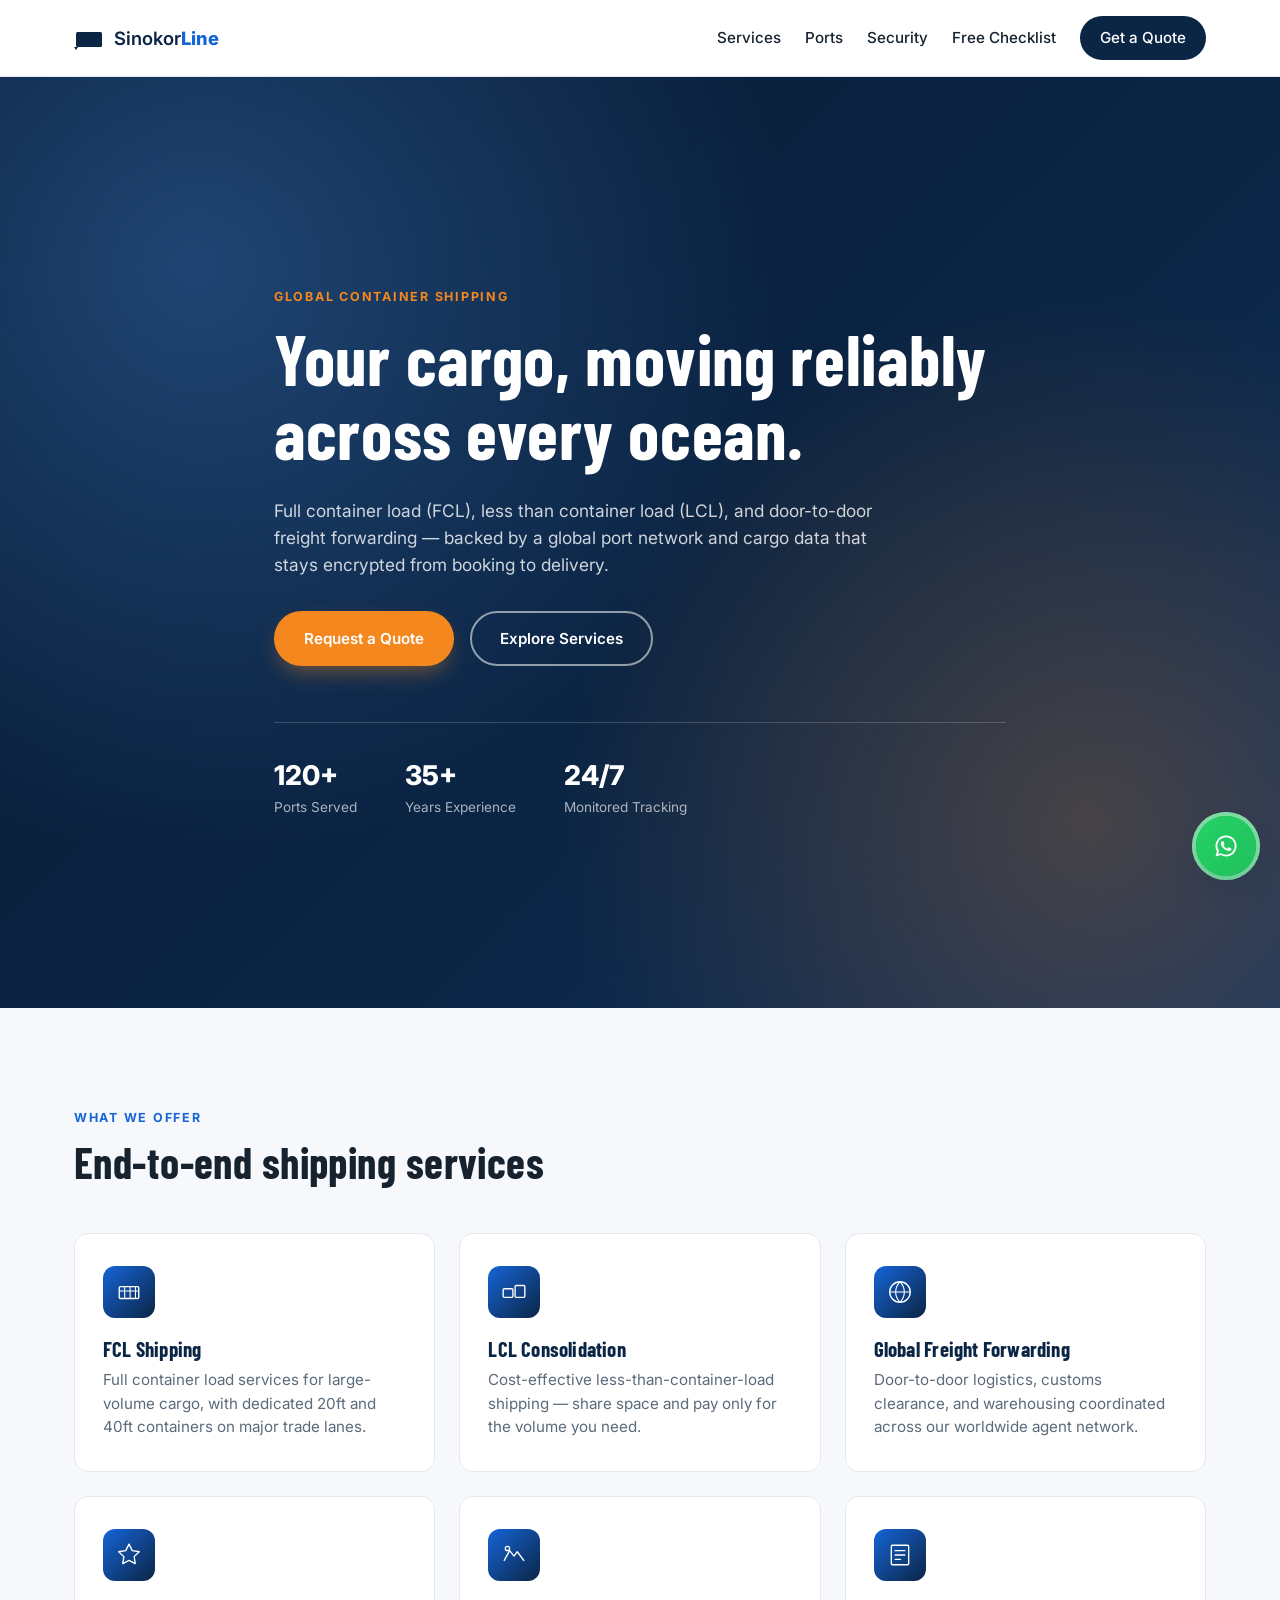
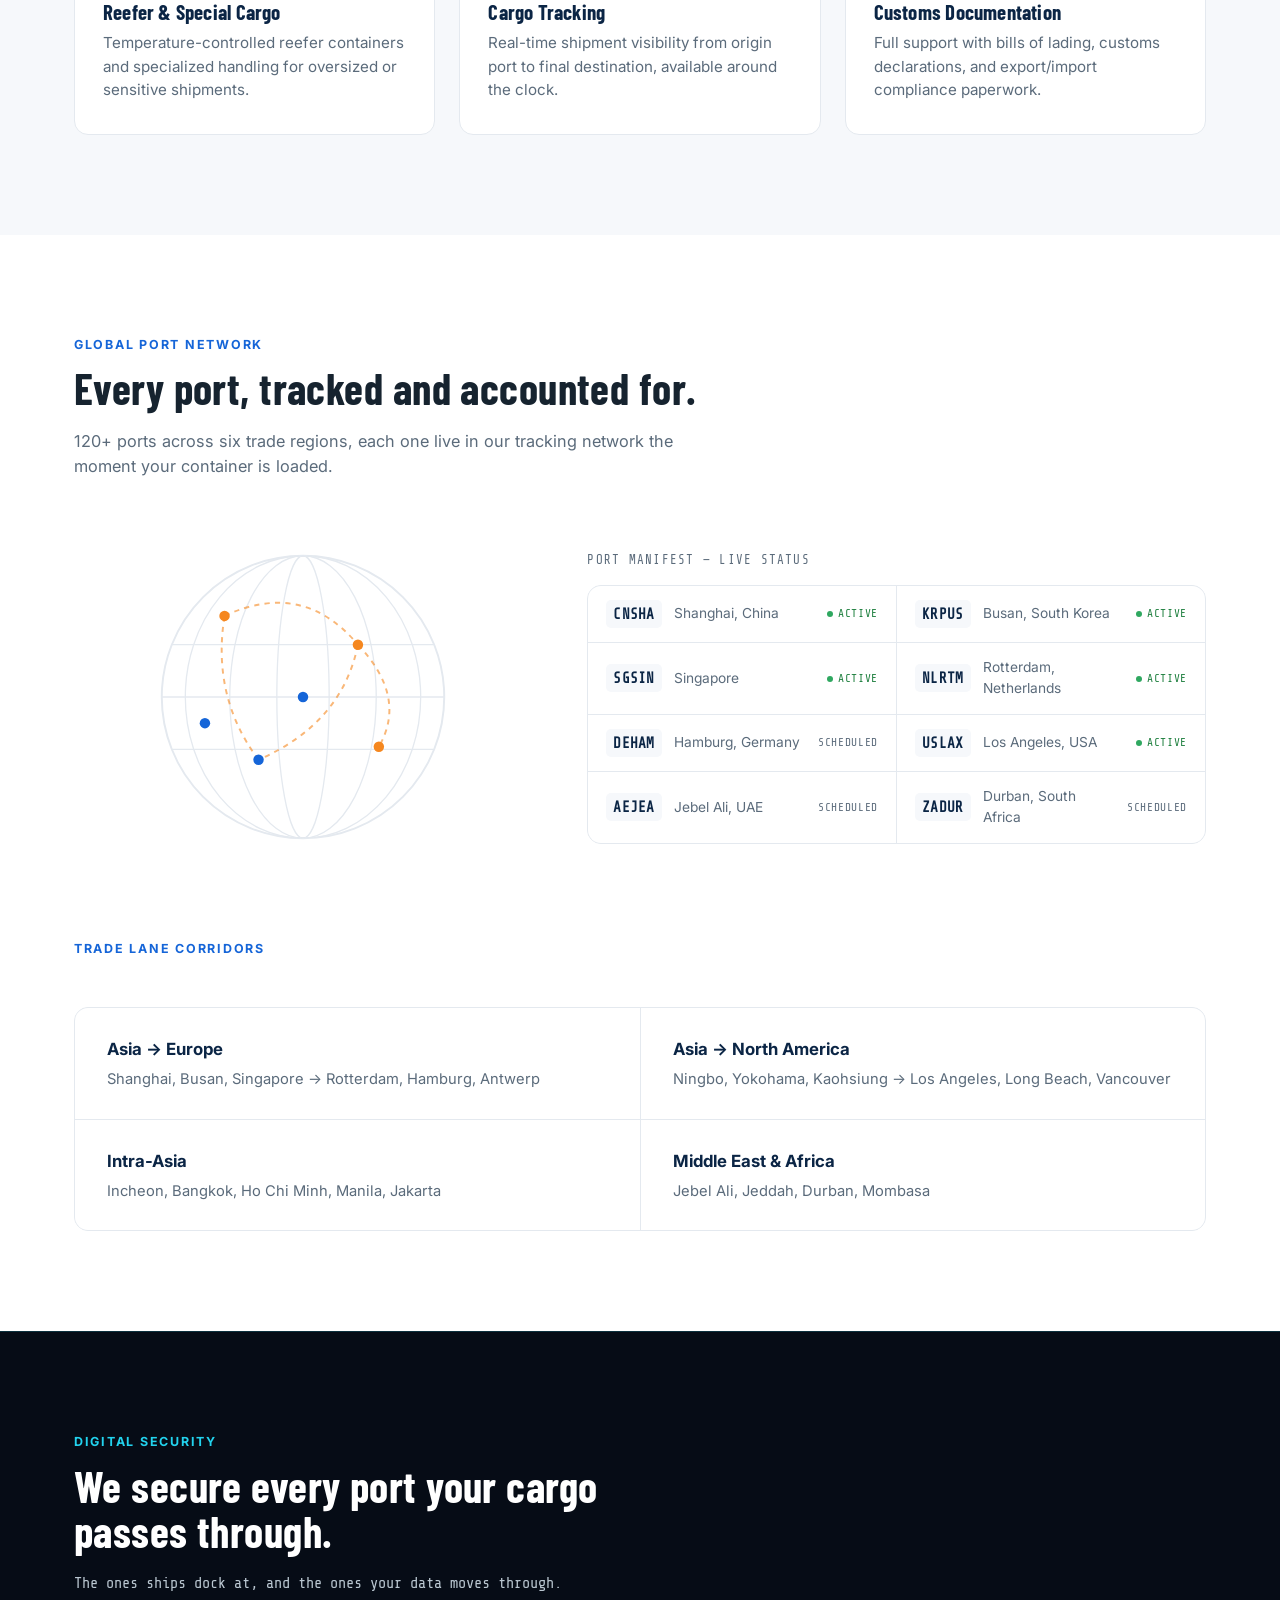
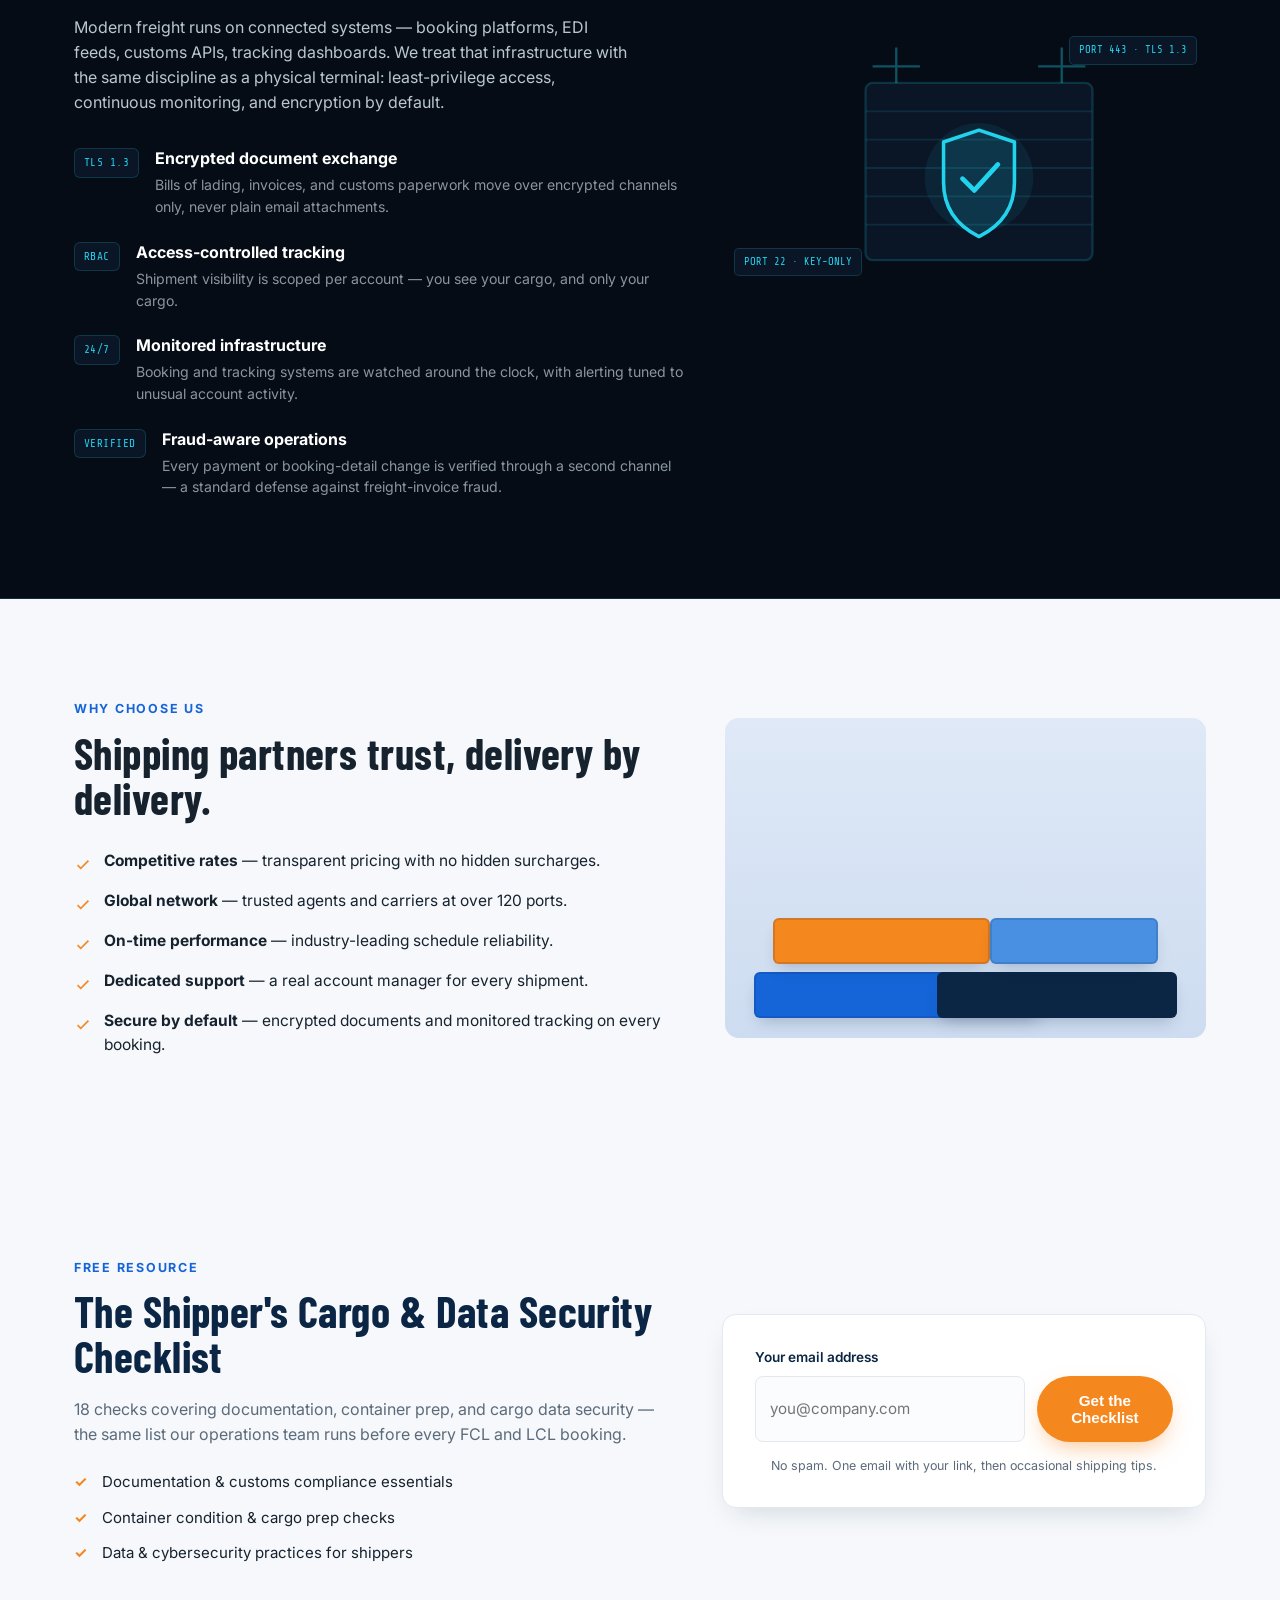
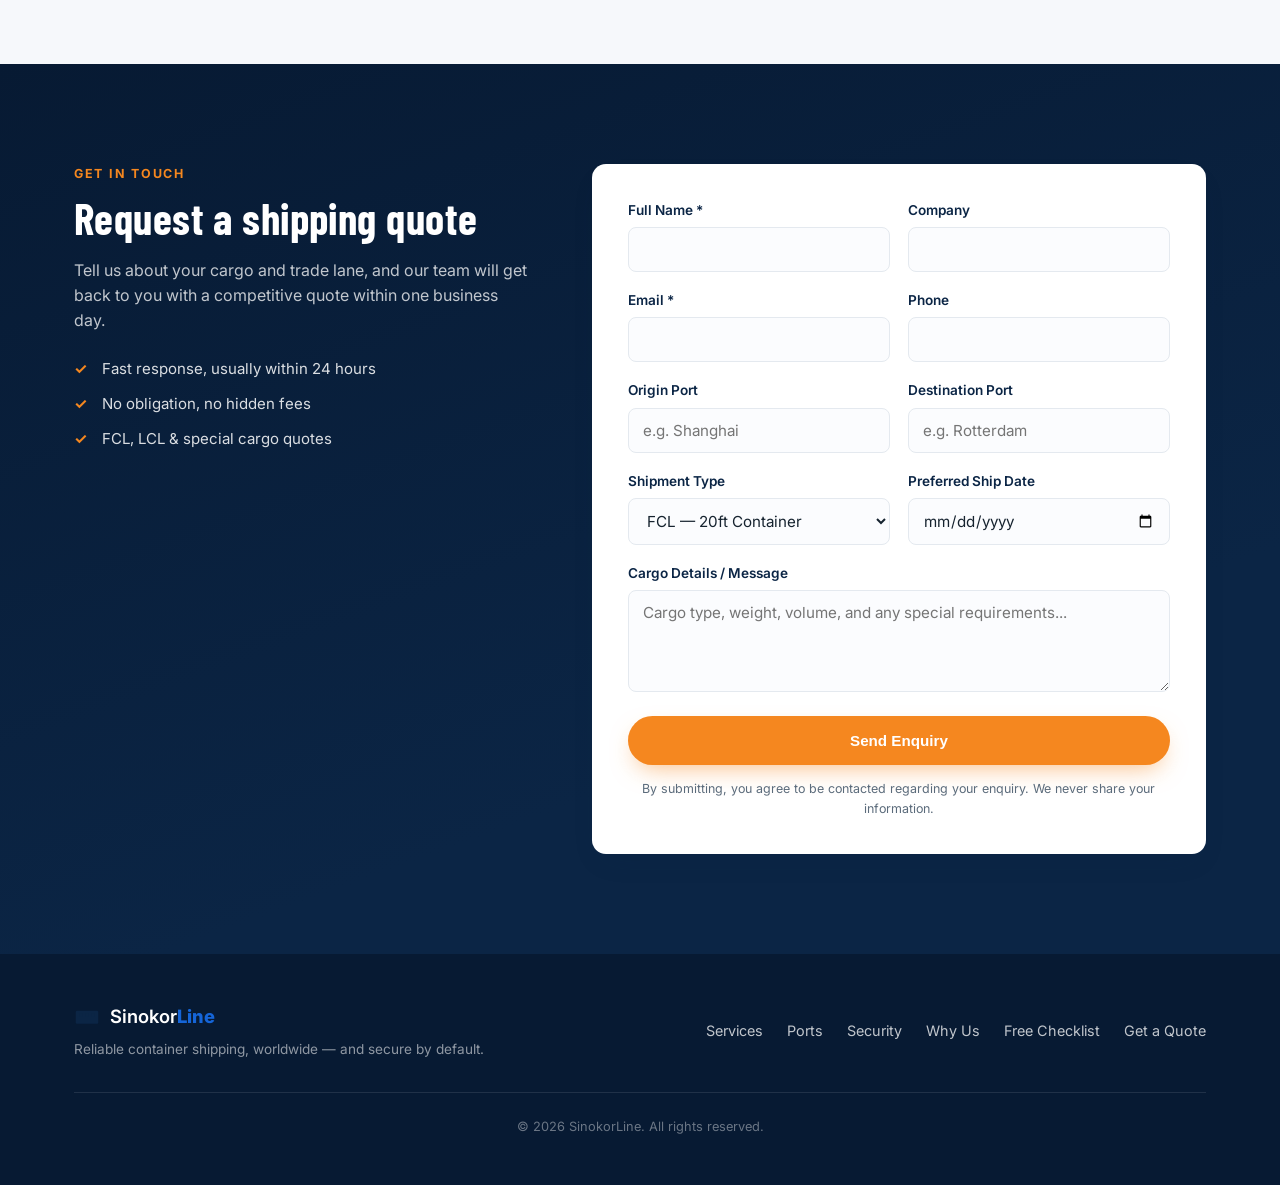
<file: index.html>
<!DOCTYPE html>
<html lang="en">
<head>
<meta charset="UTF-8">
<meta name="viewport" content="width=device-width, initial-scale=1.0">
<title>Sinokor Container Shipping | Global Freight & Cargo Security</title>
<meta name="description" content="Global FCL, LCL & reefer container shipping across 120+ ports, backed by encrypted cargo documentation and 24/7 monitored tracking. Get a quote today.">
<meta name="robots" content="index, follow">
<meta name="theme-color" content="#0B2545">
<link rel="canonical" href="https://henryger52-sys.github.io/henryger52-gmail.com/">

<!-- Open Graph / Twitter -->
<meta property="og:type" content="website">
<meta property="og:site_name" content="SinokorLine">
<meta property="og:title" content="Sinokor Container Shipping | Global Freight & Cargo Security">
<meta property="og:description" content="Global FCL, LCL & reefer container shipping across 120+ ports, backed by encrypted cargo documentation and 24/7 monitored tracking.">
<meta property="og:url" content="https://henryger52-sys.github.io/henryger52-gmail.com/">
<meta name="twitter:card" content="summary">
<meta name="twitter:title" content="Sinokor Container Shipping | Global Freight & Cargo Security">
<meta name="twitter:description" content="Global FCL, LCL & reefer container shipping across 120+ ports, backed by encrypted cargo documentation and 24/7 monitored tracking.">

<link rel="icon" type="image/svg+xml" href="favicon.svg">

<link rel="preconnect" href="https://fonts.googleapis.com">
<link rel="preconnect" href="https://fonts.gstatic.com" crossorigin>
<link href="https://fonts.googleapis.com/css2?family=Barlow+Condensed:wght@600;700&family=Inter:wght@400;500;600;700;800&family=Share+Tech+Mono&display=swap" rel="stylesheet">
<link rel="stylesheet" href="style.css">

<script type="application/ld+json">
{
  "@context": "https://schema.org",
  "@type": "Organization",
  "name": "SinokorLine",
  "url": "https://henryger52-sys.github.io/henryger52-gmail.com/",
  "description": "Global container shipping and freight forwarding: FCL, LCL, reefer & special cargo, customs documentation, and monitored cargo-data security.",
  "areaServed": "Worldwide",
  "knowsAbout": ["Container Shipping", "Freight Forwarding", "Customs Documentation", "Cargo Data Security"]
}
</script>
</head>
<body>

<header class="site-header" id="top">
  <div class="container header-inner">
    <a href="#top" class="logo">
      <span class="logo-mark" aria-hidden="true">
        <svg width="30" height="30" viewBox="0 0 30 30" fill="none" xmlns="http://www.w3.org/2000/svg">
          <rect x="2" y="9" width="26" height="15" rx="1.5" fill="currentColor"/>
          <rect x="6" y="12" width="4" height="4" fill="#0B2545"/>
          <rect x="13" y="12" width="4" height="4" fill="#0B2545"/>
          <rect x="20" y="12" width="4" height="4" fill="#0B2545"/>
          <path d="M0 24L4 24L2 27L0 24Z" fill="currentColor"/>
        </svg>
      </span>
      <span>Sinokor<strong>Line</strong></span>
    </a>
    <nav class="nav" id="nav">
      <a href="#services">Services</a>
      <a href="#ports">Ports</a>
      <a href="#security">Security</a>
      <a href="#checklist">Free Checklist</a>
      <a href="#enquiry" class="nav-cta">Get a Quote</a>
    </nav>
    <button class="nav-toggle" id="navToggle" aria-label="Toggle menu" aria-expanded="false">
      <span></span><span></span><span></span>
    </button>
  </div>
</header>

<main>

  <section class="hero">
    <div class="hero-bg" aria-hidden="true"></div>
    <div class="container hero-inner">
      <p class="eyebrow">Global Container Shipping</p>
      <h1>Your cargo, moving reliably across every ocean.</h1>
      <p class="hero-sub">Full container load (FCL), less than container load (LCL), and door-to-door freight forwarding &mdash; backed by a global port network and cargo data that stays encrypted from booking to delivery.</p>
      <div class="hero-actions">
        <a href="#enquiry" class="btn btn-primary">Request a Quote</a>
        <a href="#services" class="btn btn-ghost">Explore Services</a>
      </div>
      <dl class="hero-stats">
        <div><dt>120+</dt><dd>Ports Served</dd></div>
        <div><dt>35+</dt><dd>Years Experience</dd></div>
        <div><dt>24/7</dt><dd>Monitored Tracking</dd></div>
      </dl>
    </div>
  </section>

  <section class="services" id="services">
    <div class="container">
      <p class="section-eyebrow">What We Offer</p>
      <h2>End-to-end shipping services</h2>
      <div class="grid grid-3">
        <div class="card">
          <div class="card-icon" aria-hidden="true">
            <svg viewBox="0 0 48 48" fill="none"><rect x="6" y="14" width="36" height="22" rx="2" stroke="currentColor" stroke-width="2.5"/><path d="M6 22h36M16 14v22M26 14v22M36 14v22" stroke="currentColor" stroke-width="2"/></svg>
          </div>
          <h3>FCL Shipping</h3>
          <p>Full container load services for large-volume cargo, with dedicated 20ft and 40ft containers on major trade lanes.</p>
        </div>
        <div class="card">
          <div class="card-icon" aria-hidden="true">
            <svg viewBox="0 0 48 48" fill="none"><rect x="4" y="18" width="18" height="16" rx="2" stroke="currentColor" stroke-width="2.5"/><rect x="26" y="12" width="18" height="22" rx="2" stroke="currentColor" stroke-width="2.5"/></svg>
          </div>
          <h3>LCL Consolidation</h3>
          <p>Cost-effective less-than-container-load shipping &mdash; share space and pay only for the volume you need.</p>
        </div>
        <div class="card">
          <div class="card-icon" aria-hidden="true">
            <svg viewBox="0 0 48 48" fill="none"><circle cx="24" cy="24" r="19" stroke="currentColor" stroke-width="2.5"/><path d="M5 24h38M24 5c5 5.5 8 12 8 19s-3 13.5-8 19c-5-5.5-8-12-8-19s3-13.5 8-19z" stroke="currentColor" stroke-width="2"/></svg>
          </div>
          <h3>Global Freight Forwarding</h3>
          <p>Door-to-door logistics, customs clearance, and warehousing coordinated across our worldwide agent network.</p>
        </div>
        <div class="card">
          <div class="card-icon" aria-hidden="true">
            <svg viewBox="0 0 48 48" fill="none"><path d="M24 4l6 12 13 2-9.5 9 2 13L24 34l-11.5 6 2-13-9.5-9 13-2 6-12z" stroke="currentColor" stroke-width="2.5" stroke-linejoin="round"/></svg>
          </div>
          <h3>Reefer &amp; Special Cargo</h3>
          <p>Temperature-controlled reefer containers and specialized handling for oversized or sensitive shipments.</p>
        </div>
        <div class="card">
          <div class="card-icon" aria-hidden="true">
            <svg viewBox="0 0 48 48" fill="none"><path d="M6 34l10-18 8 10 6-8 12 16" stroke="currentColor" stroke-width="2.5" stroke-linecap="round" stroke-linejoin="round"/><circle cx="12" cy="12" r="4" stroke="currentColor" stroke-width="2.5"/></svg>
          </div>
          <h3>Cargo Tracking</h3>
          <p>Real-time shipment visibility from origin port to final destination, available around the clock.</p>
        </div>
        <div class="card">
          <div class="card-icon" aria-hidden="true">
            <svg viewBox="0 0 48 48" fill="none"><rect x="8" y="6" width="32" height="36" rx="2" stroke="currentColor" stroke-width="2.5"/><path d="M15 16h18M15 24h18M15 32h10" stroke="currentColor" stroke-width="2.5" stroke-linecap="round"/></svg>
          </div>
          <h3>Customs Documentation</h3>
          <p>Full support with bills of lading, customs declarations, and export/import compliance paperwork.</p>
        </div>
      </div>
    </div>
  </section>

  <section class="ports" id="ports">
    <div class="container">
      <p class="section-eyebrow">Global Port Network</p>
      <h2>Every port, tracked and accounted for.</h2>
      <p class="ports-lede">120+ ports across six trade regions, each one live in our tracking network the moment your container is loaded.</p>

      <div class="ports-layout">
        <div class="globe-wrap" aria-hidden="true">
          <svg class="globe" viewBox="0 0 260 260" fill="none">
            <defs>
              <clipPath id="globeClip"><circle cx="130" cy="130" r="108"/></clipPath>
            </defs>
            <circle cx="130" cy="130" r="108" class="globe-outline"/>
            <g class="globe-grid" clip-path="url(#globeClip)">
              <line x1="0" y1="90" x2="260" y2="90"/>
              <line x1="0" y1="130" x2="260" y2="130"/>
              <line x1="0" y1="170" x2="260" y2="170"/>
              <ellipse cx="130" cy="130" rx="90" ry="108"/>
              <ellipse cx="130" cy="130" rx="56" ry="108"/>
              <ellipse cx="130" cy="130" rx="20" ry="108"/>
            </g>
            <g class="globe-lanes">
              <path d="M70 68 Q130 40 172 90"/>
              <path d="M172 90 Q160 150 96 178"/>
              <path d="M96 178 Q60 130 70 68"/>
              <path d="M172 90 Q210 130 188 168"/>
            </g>
            <g class="globe-ports">
              <circle cx="70" cy="68" r="4" class="port-dot live"/>
              <circle cx="172" cy="90" r="4" class="port-dot live"/>
              <circle cx="96" cy="178" r="4" class="port-dot"/>
              <circle cx="188" cy="168" r="4" class="port-dot live"/>
              <circle cx="130" cy="130" r="4" class="port-dot"/>
              <circle cx="55" cy="150" r="4" class="port-dot"/>
            </g>
          </svg>
        </div>

        <div class="manifest">
          <p class="manifest-label">Port Manifest &mdash; Live Status</p>
          <ul class="manifest-grid">
            <li><span class="loc">CNSHA</span><span class="port-name">Shanghai, China</span><span class="status live">Active</span></li>
            <li><span class="loc">KRPUS</span><span class="port-name">Busan, South Korea</span><span class="status live">Active</span></li>
            <li><span class="loc">SGSIN</span><span class="port-name">Singapore</span><span class="status live">Active</span></li>
            <li><span class="loc">NLRTM</span><span class="port-name">Rotterdam, Netherlands</span><span class="status live">Active</span></li>
            <li><span class="loc">DEHAM</span><span class="port-name">Hamburg, Germany</span><span class="status">Scheduled</span></li>
            <li><span class="loc">USLAX</span><span class="port-name">Los Angeles, USA</span><span class="status live">Active</span></li>
            <li><span class="loc">AEJEA</span><span class="port-name">Jebel Ali, UAE</span><span class="status">Scheduled</span></li>
            <li><span class="loc">ZADUR</span><span class="port-name">Durban, South Africa</span><span class="status">Scheduled</span></li>
          </ul>
        </div>
      </div>

      <div class="lanes">
        <p class="section-eyebrow">Trade Lane Corridors</p>
        <div class="routes-grid">
          <div class="route-item">
            <span class="route-region">Asia &rarr; Europe</span>
            <span class="route-detail">Shanghai, Busan, Singapore &rarr; Rotterdam, Hamburg, Antwerp</span>
          </div>
          <div class="route-item">
            <span class="route-region">Asia &rarr; North America</span>
            <span class="route-detail">Ningbo, Yokohama, Kaohsiung &rarr; Los Angeles, Long Beach, Vancouver</span>
          </div>
          <div class="route-item">
            <span class="route-region">Intra-Asia</span>
            <span class="route-detail">Incheon, Bangkok, Ho Chi Minh, Manila, Jakarta</span>
          </div>
          <div class="route-item">
            <span class="route-region">Middle East &amp; Africa</span>
            <span class="route-detail">Jebel Ali, Jeddah, Durban, Mombasa</span>
          </div>
        </div>
      </div>
    </div>
  </section>

  <section class="security" id="security">
    <div class="container security-inner">
      <div class="security-copy">
        <p class="section-eyebrow cyber">Digital Security</p>
        <h2>We secure every port your cargo passes through.</h2>
        <p class="security-tagline">The ones ships dock at, and the ones your data moves through.</p>
        <p>Modern freight runs on connected systems &mdash; booking platforms, EDI feeds, customs APIs, tracking dashboards. We treat that infrastructure with the same discipline as a physical terminal: least-privilege access, continuous monitoring, and encryption by default.</p>

        <ul class="control-list">
          <li>
            <span class="control-tag">TLS 1.3</span>
            <div><strong>Encrypted document exchange</strong><p>Bills of lading, invoices, and customs paperwork move over encrypted channels only, never plain email attachments.</p></div>
          </li>
          <li>
            <span class="control-tag">RBAC</span>
            <div><strong>Access-controlled tracking</strong><p>Shipment visibility is scoped per account &mdash; you see your cargo, and only your cargo.</p></div>
          </li>
          <li>
            <span class="control-tag">24/7</span>
            <div><strong>Monitored infrastructure</strong><p>Booking and tracking systems are watched around the clock, with alerting tuned to unusual account activity.</p></div>
          </li>
          <li>
            <span class="control-tag">VERIFIED</span>
            <div><strong>Fraud-aware operations</strong><p>Every payment or booking-detail change is verified through a second channel &mdash; a standard defense against freight-invoice fraud.</p></div>
          </li>
        </ul>
      </div>

      <div class="security-visual" aria-hidden="true">
        <svg viewBox="0 0 220 260" fill="none" class="secure-container">
          <rect x="14" y="60" width="192" height="150" rx="6" class="crate-body"/>
          <path d="M14 84h192M14 108h192M14 132h192M14 156h192M14 180h192" class="crate-ridge"/>
          <circle cx="110" cy="140" r="46" class="shield-glow"/>
          <path d="M110 100c18 6 30 10 30 10v34c0 24-14 38-30 46-16-8-30-22-30-46v-34s12-4 30-10z" class="shield"/>
          <path d="M96 141l10 10 20-22" class="shield-check"/>
          <path d="M40 30l0 30M180 30l0 30M20 46h40M160 46h40" class="circuit"/>
        </svg>
        <div class="port-badge b1">PORT 443 &middot; TLS 1.3</div>
        <div class="port-badge b2">PORT 22 &middot; KEY-ONLY</div>
      </div>
    </div>
  </section>

  <section class="why" id="why">
    <div class="container why-inner">
      <div class="why-copy">
        <p class="section-eyebrow">Why Choose Us</p>
        <h2>Shipping partners trust, delivery by delivery.</h2>
        <ul class="why-list">
          <li><strong>Competitive rates</strong> &mdash; transparent pricing with no hidden surcharges.</li>
          <li><strong>Global network</strong> &mdash; trusted agents and carriers at over 120 ports.</li>
          <li><strong>On-time performance</strong> &mdash; industry-leading schedule reliability.</li>
          <li><strong>Dedicated support</strong> &mdash; a real account manager for every shipment.</li>
          <li><strong>Secure by default</strong> &mdash; encrypted documents and monitored tracking on every booking.</li>
        </ul>
      </div>
      <div class="why-visual" aria-hidden="true">
        <div class="stack-container c1"></div>
        <div class="stack-container c2"></div>
        <div class="stack-container c3"></div>
        <div class="stack-container c4"></div>
      </div>
    </div>
  </section>

  <section class="checklist" id="checklist">
    <div class="container checklist-inner">
      <div class="checklist-copy">
        <p class="section-eyebrow">Free Resource</p>
        <h2>The Shipper's Cargo &amp; Data Security Checklist</h2>
        <p>18 checks covering documentation, container prep, and cargo data security &mdash; the same list our operations team runs before every FCL and LCL booking.</p>
        <ul class="checklist-points">
          <li>Documentation &amp; customs compliance essentials</li>
          <li>Container condition &amp; cargo prep checks</li>
          <li>Data &amp; cybersecurity practices for shippers</li>
        </ul>
      </div>

      <div class="checklist-gate">
        <form id="checklistForm" class="gate-form" action="https://formsubmit.co/your-email@example.com" method="POST">
          <input type="hidden" name="_subject" value="Checklist Download Request">
          <input type="hidden" name="_template" value="table">
          <input type="hidden" name="_captcha" value="false">
          <input type="text" name="_honey" style="display:none" tabindex="-1" autocomplete="off">

          <div id="checklistStatus" class="form-status" role="status" aria-live="polite"></div>

          <label for="checklistEmail">Your email address</label>
          <div class="gate-row">
            <input type="email" id="checklistEmail" name="Email" required placeholder="you@company.com" autocomplete="email">
            <button type="submit" class="btn btn-primary" id="checklistBtn">Get the Checklist</button>
          </div>
          <p class="form-note">No spam. One email with your link, then occasional shipping tips.</p>
        </form>

        <div class="gate-success" id="gateSuccess" hidden>
          <p>Your checklist is ready.</p>
          <a href="checklist.html" target="_blank" rel="noopener" class="btn btn-ghost-dark">Open the Checklist &#8599;</a>
        </div>
      </div>
    </div>
  </section>

  <section class="enquiry" id="enquiry">
    <div class="container enquiry-inner">
      <div class="enquiry-intro">
        <p class="section-eyebrow light">Get In Touch</p>
        <h2>Request a shipping quote</h2>
        <p>Tell us about your cargo and trade lane, and our team will get back to you with a competitive quote within one business day.</p>
        <ul class="enquiry-points">
          <li>Fast response, usually within 24 hours</li>
          <li>No obligation, no hidden fees</li>
          <li>FCL, LCL &amp; special cargo quotes</li>
        </ul>
      </div>

      <form id="enquiryForm" class="enquiry-form" action="https://formsubmit.co/henryger52@gmail.com" method="POST">
        <!-- FormSubmit configuration -->
        <input type="hidden" name="_subject" value="New Container Shipping Enquiry">
        <input type="hidden" name="_template" value="table">
        <input type="hidden" name="_captcha" value="false">
        <input type="text" name="_honey" style="display:none" tabindex="-1" autocomplete="off">

        <div id="formStatus" class="form-status" role="status" aria-live="polite"></div>

        <div class="form-row">
          <div class="field">
            <label for="name">Full Name *</label>
            <input type="text" id="name" name="Name" required autocomplete="name">
          </div>
          <div class="field">
            <label for="company">Company</label>
            <input type="text" id="company" name="Company" autocomplete="organization">
          </div>
        </div>

        <div class="form-row">
          <div class="field">
            <label for="email">Email *</label>
            <input type="email" id="email" name="Email" required autocomplete="email">
          </div>
          <div class="field">
            <label for="phone">Phone</label>
            <input type="tel" id="phone" name="Phone" autocomplete="tel">
          </div>
        </div>

        <div class="form-row">
          <div class="field">
            <label for="origin">Origin Port</label>
            <input type="text" id="origin" name="Origin Port" placeholder="e.g. Shanghai">
          </div>
          <div class="field">
            <label for="destination">Destination Port</label>
            <input type="text" id="destination" name="Destination Port" placeholder="e.g. Rotterdam">
          </div>
        </div>

        <div class="form-row">
          <div class="field">
            <label for="containerType">Shipment Type</label>
            <select id="containerType" name="Shipment Type">
              <option value="FCL 20ft">FCL &mdash; 20ft Container</option>
              <option value="FCL 40ft">FCL &mdash; 40ft Container</option>
              <option value="LCL">LCL &mdash; Less than Container Load</option>
              <option value="Reefer">Reefer / Temperature Controlled</option>
              <option value="Cybersecurity Assessment">Cargo &amp; Data Security Assessment</option>
              <option value="Other">Other / Not Sure</option>
            </select>
          </div>
          <div class="field">
            <label for="date">Preferred Ship Date</label>
            <input type="date" id="date" name="Preferred Ship Date">
          </div>
        </div>

        <div class="field">
          <label for="message">Cargo Details / Message</label>
          <textarea id="message" name="Message" rows="4" placeholder="Cargo type, weight, volume, and any special requirements..."></textarea>
        </div>

        <button type="submit" class="btn btn-primary btn-block" id="submitBtn">Send Enquiry</button>
        <p class="form-note">By submitting, you agree to be contacted regarding your enquiry. We never share your information.</p>
      </form>
    </div>
  </section>

</main>

<footer class="site-footer">
  <div class="container footer-inner">
    <div>
      <a href="#top" class="logo footer-logo">
        <span class="logo-mark" aria-hidden="true">
          <svg width="26" height="26" viewBox="0 0 30 30" fill="none" xmlns="http://www.w3.org/2000/svg">
            <rect x="2" y="9" width="26" height="15" rx="1.5" fill="currentColor"/>
            <rect x="6" y="12" width="4" height="4" fill="#0B2545"/>
            <rect x="13" y="12" width="4" height="4" fill="#0B2545"/>
            <rect x="20" y="12" width="4" height="4" fill="#0B2545"/>
          </svg>
        </span>
        <span>Sinokor<strong>Line</strong></span>
      </a>
      <p class="footer-tag">Reliable container shipping, worldwide &mdash; and secure by default.</p>
    </div>
    <div class="footer-links">
      <a href="#services">Services</a>
      <a href="#ports">Ports</a>
      <a href="#security">Security</a>
      <a href="#why">Why Us</a>
      <a href="#checklist">Free Checklist</a>
      <a href="#enquiry">Get a Quote</a>
    </div>
    <p class="footer-copy">&copy; <span id="year"></span> SinokorLine. All rights reserved.</p>
  </div>
</footer>

<!-- WhatsApp Chat Widget -->
<div class="wa-widget" id="waWidget">
  <div class="wa-panel" id="waPanel" hidden>
    <div class="wa-panel-header">
      <span class="wa-panel-logo" aria-hidden="true">
        <svg width="22" height="22" viewBox="0 0 30 30" fill="none" xmlns="http://www.w3.org/2000/svg">
          <rect x="2" y="9" width="26" height="15" rx="1.5" fill="currentColor"/>
          <rect x="6" y="12" width="4" height="4" fill="#0B2545"/>
          <rect x="13" y="12" width="4" height="4" fill="#0B2545"/>
          <rect x="20" y="12" width="4" height="4" fill="#0B2545"/>
          <path d="M0 24L4 24L2 27L0 24Z" fill="currentColor"/>
        </svg>
      </span>
      <div class="wa-panel-heading">
        <p class="wa-panel-title">Sinokor<strong>Line</strong></p>
        <p class="wa-panel-status"><span class="wa-dot" aria-hidden="true"></span>Usually replies within an hour</p>
      </div>
      <button type="button" class="wa-panel-close" id="waPanelClose" aria-label="Close chat">&times;</button>
    </div>

    <div class="wa-panel-body">
      <div class="wa-bubble">Hi there 👋 How can we help with your shipment today? Pick a question below, or start a custom chat with our team.</div>

      <div class="wa-suggestions">
        <a class="wa-suggestion" target="_blank" rel="noopener" href="https://wa.me/6594507231?text=Hi%2C%20I%27d%20like%20a%20quote%20for%20an%20FCL%20shipment.">Get an FCL quote</a>
        <a class="wa-suggestion" target="_blank" rel="noopener" href="https://wa.me/6594507231?text=Hi%2C%20I%27d%20like%20a%20quote%20for%20an%20LCL%20shipment.">Get an LCL quote</a>
        <a class="wa-suggestion" target="_blank" rel="noopener" href="https://wa.me/6594507231?text=Hi%2C%20could%20you%20share%20your%20reefer%20%2F%20temperature-controlled%20shipping%20rates%3F">Reefer shipping rates</a>
        <a class="wa-suggestion" target="_blank" rel="noopener" href="https://wa.me/6594507231?text=Hi%2C%20can%20you%20help%20me%20track%20my%20container%3F">Track my container</a>
        <a class="wa-suggestion" target="_blank" rel="noopener" href="https://wa.me/6594507231?text=Hi%2C%20which%20ports%20and%20trade%20lanes%20do%20you%20cover%3F">Ports &amp; trade lanes</a>
        <a class="wa-suggestion" target="_blank" rel="noopener" href="https://wa.me/6594507231?text=Hi%2C%20I%20have%20a%20question%20about%20cargo%20documentation%20%26%20data%20security.">Documentation &amp; security</a>
      </div>
    </div>

    <a class="wa-panel-cta" href="https://wa.me/6594507231" target="_blank" rel="noopener">
      Start a WhatsApp Chat
      <svg width="16" height="16" viewBox="0 0 16 16" fill="none" aria-hidden="true"><path d="M3.5 8h9M8.5 3.5L13 8l-4.5 4.5" stroke="currentColor" stroke-width="1.6" stroke-linecap="round" stroke-linejoin="round"/></svg>
    </a>
  </div>

  <button type="button" class="wa-fab" id="waFab" aria-label="Open WhatsApp chat" aria-expanded="false" aria-controls="waPanel">
    <span class="wa-fab-ping" aria-hidden="true"></span>
    <svg class="wa-fab-icon wa-icon-chat" viewBox="0 0 32 32" fill="currentColor" aria-hidden="true"><path d="M16.04 4C9.4 4 4 9.36 4 15.96c0 2.1.56 4.15 1.62 5.96L4 28l6.24-1.6a12.1 12.1 0 0 0 5.8 1.48h.01c6.63 0 12.03-5.36 12.03-11.96C28.08 9.36 22.68 4 16.04 4zm0 21.86h-.01a9.9 9.9 0 0 1-5.06-1.39l-.36-.21-3.7.95.99-3.57-.24-.37a9.83 9.83 0 0 1-1.53-5.31c0-5.46 4.47-9.9 9.92-9.9 2.65 0 5.14 1.03 7.01 2.9a9.82 9.82 0 0 1 2.9 6.99c0 5.46-4.47 9.91-9.92 9.91zm5.44-7.42c-.3-.15-1.76-.86-2.03-.96-.27-.1-.47-.15-.67.15-.2.3-.77.96-.94 1.15-.17.2-.35.22-.65.07-.3-.15-1.24-.45-2.36-1.44-.87-.77-1.46-1.72-1.63-2.02-.17-.3-.02-.46.13-.6.13-.13.3-.35.45-.52.15-.17.2-.3.3-.5.1-.2.05-.37-.02-.52-.07-.15-.67-1.6-.92-2.19-.24-.58-.49-.5-.67-.5-.17-.01-.37-.01-.57-.01-.2 0-.52.07-.79.37-.27.3-1.04 1.02-1.04 2.47s1.07 2.87 1.22 3.07c.15.2 2.1 3.2 5.09 4.49.71.31 1.26.49 1.7.62.71.23 1.36.2 1.87.12.57-.09 1.76-.72 2-1.41.25-.7.25-1.29.17-1.41-.07-.13-.27-.2-.57-.35z"/></svg>
    <svg class="wa-fab-icon wa-icon-close" viewBox="0 0 24 24" fill="none" aria-hidden="true"><path d="M5 5l14 14M19 5L5 19" stroke="currentColor" stroke-width="2.2" stroke-linecap="round"/></svg>
  </button>
</div>

<script src="script.js"></script>
</body>
</html>
</file>
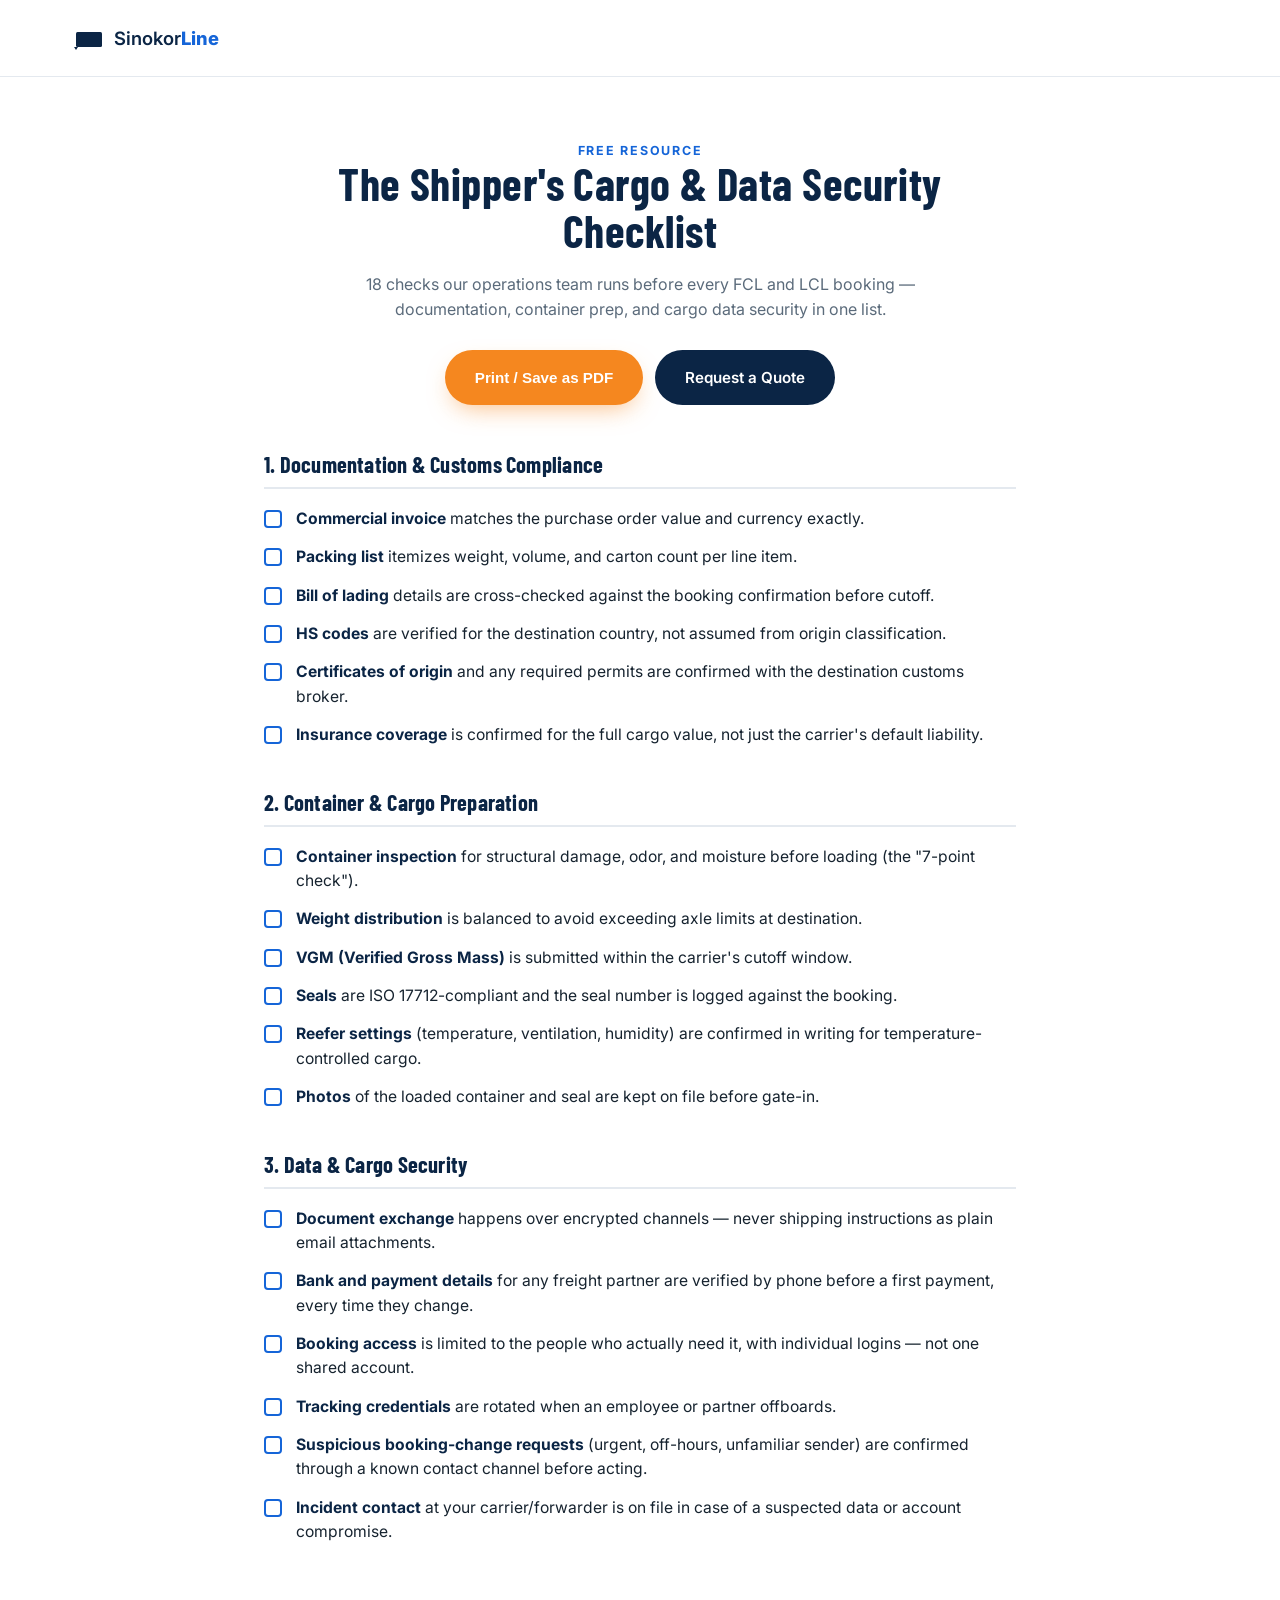
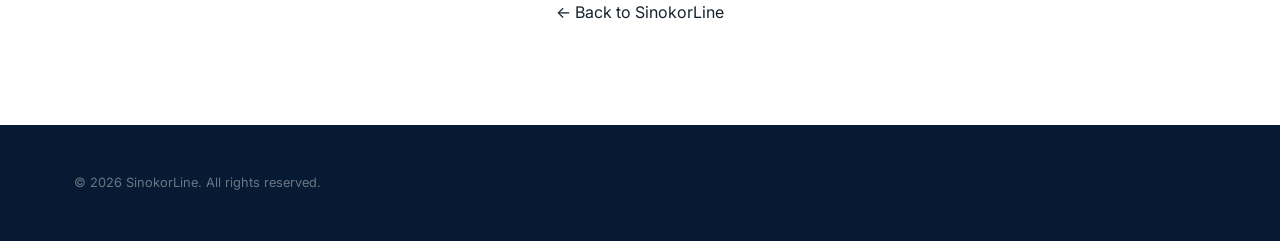
<file: checklist.html>
<!DOCTYPE html>
<html lang="en">
<head>
<meta charset="UTF-8">
<meta name="viewport" content="width=device-width, initial-scale=1.0">
<title>The Shipper's Cargo &amp; Data Security Checklist | SinokorLine</title>
<meta name="description" content="A free 18-point checklist covering customs documentation, container prep, and cargo data security for FCL and LCL shippers.">
<meta name="robots" content="index, follow">
<link rel="canonical" href="https://henryger52-sys.github.io/henryger52-gmail.com/checklist.html">
<link rel="icon" type="image/svg+xml" href="favicon.svg">
<link rel="preconnect" href="https://fonts.googleapis.com">
<link rel="preconnect" href="https://fonts.gstatic.com" crossorigin>
<link href="https://fonts.googleapis.com/css2?family=Barlow+Condensed:wght@600;700&family=Inter:wght@400;500;600;700;800&family=Share+Tech+Mono&display=swap" rel="stylesheet">
<link rel="stylesheet" href="style.css">
<style>
  .doc-wrap { max-width: 800px; margin: 0 auto; padding: 64px 24px 100px; }
  .doc-header { text-align: center; margin-bottom: 48px; }
  .doc-header .section-eyebrow { justify-content: center; }
  .doc-header h1 { font-size: clamp(2rem, 4vw, 2.8rem); color: var(--navy); }
  .doc-header p { max-width: 560px; margin: 0 auto; }
  .doc-actions { display: flex; gap: 12px; justify-content: center; margin: 28px 0 0; }
  .doc-group { margin-top: 44px; }
  .doc-group h2 { font-size: 1.4rem; color: var(--navy); border-bottom: 2px solid var(--line); padding-bottom: 10px; margin-bottom: 18px; }
  .doc-list { list-style: none; margin: 0; padding: 0; display: flex; flex-direction: column; gap: 14px; }
  .doc-list li { display: flex; gap: 14px; align-items: flex-start; font-size: 0.98rem; color: var(--ink); }
  .doc-list .box { flex-shrink: 0; width: 18px; height: 18px; margin-top: 3px; border: 2px solid var(--blue); border-radius: 4px; }
  .doc-list strong { color: var(--navy); }
  .doc-back { display: block; text-align: center; margin-top: 56px; }
  @media print {
    .site-header, .doc-actions, .doc-back, .site-footer { display: none !important; }
    body { background: #fff; }
    .doc-wrap { padding: 0; }
  }
</style>
</head>
<body>

<header class="site-header">
  <div class="container header-inner">
    <a href="index.html" class="logo">
      <span class="logo-mark" aria-hidden="true">
        <svg width="30" height="30" viewBox="0 0 30 30" fill="none" xmlns="http://www.w3.org/2000/svg">
          <rect x="2" y="9" width="26" height="15" rx="1.5" fill="currentColor"/>
          <rect x="6" y="12" width="4" height="4" fill="#0B2545"/>
          <rect x="13" y="12" width="4" height="4" fill="#0B2545"/>
          <rect x="20" y="12" width="4" height="4" fill="#0B2545"/>
          <path d="M0 24L4 24L2 27L0 24Z" fill="currentColor"/>
        </svg>
      </span>
      <span>Sinokor<strong>Line</strong></span>
    </a>
  </div>
</header>

<main>
  <div class="doc-wrap">
    <div class="doc-header">
      <p class="section-eyebrow">Free Resource</p>
      <h1>The Shipper's Cargo &amp; Data Security Checklist</h1>
      <p>18 checks our operations team runs before every FCL and LCL booking &mdash; documentation, container prep, and cargo data security in one list.</p>
      <div class="doc-actions">
        <button class="btn btn-primary" onclick="window.print()">Print / Save as PDF</button>
        <a href="index.html#enquiry" class="btn btn-ghost-dark">Request a Quote</a>
      </div>
    </div>

    <div class="doc-group">
      <h2>1. Documentation &amp; Customs Compliance</h2>
      <ul class="doc-list">
        <li><span class="box" aria-hidden="true"></span><span><strong>Commercial invoice</strong> matches the purchase order value and currency exactly.</span></li>
        <li><span class="box" aria-hidden="true"></span><span><strong>Packing list</strong> itemizes weight, volume, and carton count per line item.</span></li>
        <li><span class="box" aria-hidden="true"></span><span><strong>Bill of lading</strong> details are cross-checked against the booking confirmation before cutoff.</span></li>
        <li><span class="box" aria-hidden="true"></span><span><strong>HS codes</strong> are verified for the destination country, not assumed from origin classification.</span></li>
        <li><span class="box" aria-hidden="true"></span><span><strong>Certificates of origin</strong> and any required permits are confirmed with the destination customs broker.</span></li>
        <li><span class="box" aria-hidden="true"></span><span><strong>Insurance coverage</strong> is confirmed for the full cargo value, not just the carrier's default liability.</span></li>
      </ul>
    </div>

    <div class="doc-group">
      <h2>2. Container &amp; Cargo Preparation</h2>
      <ul class="doc-list">
        <li><span class="box" aria-hidden="true"></span><span><strong>Container inspection</strong> for structural damage, odor, and moisture before loading (the "7-point check").</span></li>
        <li><span class="box" aria-hidden="true"></span><span><strong>Weight distribution</strong> is balanced to avoid exceeding axle limits at destination.</span></li>
        <li><span class="box" aria-hidden="true"></span><span><strong>VGM (Verified Gross Mass)</strong> is submitted within the carrier's cutoff window.</span></li>
        <li><span class="box" aria-hidden="true"></span><span><strong>Seals</strong> are ISO 17712-compliant and the seal number is logged against the booking.</span></li>
        <li><span class="box" aria-hidden="true"></span><span><strong>Reefer settings</strong> (temperature, ventilation, humidity) are confirmed in writing for temperature-controlled cargo.</span></li>
        <li><span class="box" aria-hidden="true"></span><span><strong>Photos</strong> of the loaded container and seal are kept on file before gate-in.</span></li>
      </ul>
    </div>

    <div class="doc-group">
      <h2>3. Data &amp; Cargo Security</h2>
      <ul class="doc-list">
        <li><span class="box" aria-hidden="true"></span><span><strong>Document exchange</strong> happens over encrypted channels &mdash; never shipping instructions as plain email attachments.</span></li>
        <li><span class="box" aria-hidden="true"></span><span><strong>Bank and payment details</strong> for any freight partner are verified by phone before a first payment, every time they change.</span></li>
        <li><span class="box" aria-hidden="true"></span><span><strong>Booking access</strong> is limited to the people who actually need it, with individual logins &mdash; not one shared account.</span></li>
        <li><span class="box" aria-hidden="true"></span><span><strong>Tracking credentials</strong> are rotated when an employee or partner offboards.</span></li>
        <li><span class="box" aria-hidden="true"></span><span><strong>Suspicious booking-change requests</strong> (urgent, off-hours, unfamiliar sender) are confirmed through a known contact channel before acting.</span></li>
        <li><span class="box" aria-hidden="true"></span><span><strong>Incident contact</strong> at your carrier/forwarder is on file in case of a suspected data or account compromise.</span></li>
      </ul>
    </div>

    <a href="index.html" class="doc-back">&larr; Back to SinokorLine</a>
  </div>
</main>

<footer class="site-footer">
  <div class="container footer-inner">
    <p class="footer-copy" style="border:none; padding:0; margin:0; width:auto;">&copy; <span id="year"></span> SinokorLine. All rights reserved.</p>
  </div>
</footer>

<script>document.getElementById('year').textContent = new Date().getFullYear();</script>
</body>
</html>
</file>
<file: style.css>
/* ---------- Tokens ---------- */
:root {
  --navy: #0B2545;
  --navy-deep: #071a33;
  --blue: #1565D8;
  --blue-light: #4A90E2;
  --orange: #F5871F;
  --ink: #16232f;
  --muted: #5b6b7b;
  --line: #e4e9ef;
  --bg: #ffffff;
  --bg-soft: #f6f8fb;
  --white: #ffffff;
  --radius: 14px;
  --shadow: 0 12px 30px -12px rgba(11, 37, 69, 0.18);
  --font: 'Inter', -apple-system, BlinkMacSystemFont, 'Segoe UI', sans-serif;
  --font-display: 'Barlow Condensed', 'Inter', sans-serif;
  --font-mono: 'Share Tech Mono', 'IBM Plex Mono', monospace;

  /* Cybersecurity "ops console" palette */
  --cyber-bg: #060c16;
  --cyber-bg-soft: #0a1526;
  --cyber-line: rgba(34, 211, 238, 0.18);
  --cyber-cyan: #22D3EE;
  --cyber-text: rgba(226, 240, 250, 0.82);
}

* { box-sizing: border-box; }
html { scroll-behavior: smooth; }
body {
  margin: 0;
  font-family: var(--font);
  color: var(--ink);
  background: var(--bg);
  line-height: 1.55;
  -webkit-font-smoothing: antialiased;
}
img { max-width: 100%; display: block; }
a { color: inherit; text-decoration: none; }
ul { list-style: none; margin: 0; padding: 0; }
h1, h2, h3 { line-height: 1.05; margin: 0 0 .4em; font-weight: 700; letter-spacing: 0.01em; font-family: var(--font-display); }
p { margin: 0 0 1em; color: var(--muted); }
code, .mono { font-family: var(--font-mono); }

@media (prefers-reduced-motion: reduce) {
  *, *::before, *::after { animation-duration: 0.001ms !important; animation-iteration-count: 1 !important; transition-duration: 0.001ms !important; scroll-behavior: auto !important; }
}

.container {
  width: 100%;
  max-width: 1180px;
  margin: 0 auto;
  padding: 0 24px;
}

/* ---------- Buttons ---------- */
.btn {
  display: inline-flex;
  align-items: center;
  justify-content: center;
  gap: 8px;
  padding: 14px 28px;
  border-radius: 999px;
  font-weight: 600;
  font-size: 0.95rem;
  border: 2px solid transparent;
  cursor: pointer;
  transition: transform .15s ease, box-shadow .15s ease, background .15s ease, color .15s ease;
}
.btn-primary {
  background: var(--orange);
  color: #fff;
  box-shadow: 0 10px 24px -8px rgba(245, 135, 31, 0.55);
}
.btn-primary:hover { transform: translateY(-2px); box-shadow: 0 14px 28px -8px rgba(245, 135, 31, 0.6); }
.btn-ghost {
  background: transparent;
  border-color: rgba(255,255,255,0.55);
  color: #fff;
}
.btn-ghost:hover { background: rgba(255,255,255,0.12); }
.btn-block { width: 100%; }
.btn:disabled { opacity: 0.6; cursor: not-allowed; transform: none; }

/* ---------- Header ---------- */
.site-header {
  position: sticky;
  top: 0;
  z-index: 100;
  background: rgba(255,255,255,0.92);
  backdrop-filter: blur(10px);
  border-bottom: 1px solid var(--line);
}
.header-inner {
  display: flex;
  align-items: center;
  justify-content: space-between;
  height: 76px;
}
.logo {
  display: flex;
  align-items: center;
  gap: 10px;
  font-size: 1.15rem;
  font-weight: 600;
  color: var(--navy);
}
.logo strong { font-weight: 800; color: var(--blue); }
.logo-mark { color: var(--navy); display: inline-flex; }
.nav { display: flex; align-items: center; gap: 24px; }
.nav a { font-weight: 500; color: var(--ink); font-size: 0.95rem; transition: color .15s ease; }
.nav a:hover { color: var(--blue); }
.nav-cta {
  background: var(--navy);
  color: #fff !important;
  padding: 10px 20px;
  border-radius: 999px;
}
.nav-cta:hover { background: var(--blue); }
.nav-toggle {
  display: none;
  flex-direction: column;
  justify-content: center;
  gap: 5px;
  width: 40px;
  height: 40px;
  border: none;
  background: none;
  cursor: pointer;
}
.nav-toggle span { width: 22px; height: 2px; background: var(--navy); border-radius: 2px; transition: transform .2s ease, opacity .2s ease; }

/* ---------- Hero ---------- */
.hero {
  position: relative;
  overflow: hidden;
  color: #fff;
}
.hero-bg {
  position: absolute;
  inset: 0;
  background:
    radial-gradient(circle at 15% 20%, rgba(74,144,226,0.35), transparent 45%),
    radial-gradient(circle at 85% 80%, rgba(245,135,31,0.25), transparent 40%),
    linear-gradient(135deg, var(--navy-deep), var(--navy) 60%, #0d3161);
  z-index: -1;
}
.hero-inner { padding: 110px 24px 90px; max-width: 780px; }
.eyebrow {
  text-transform: uppercase;
  letter-spacing: 0.14em;
  font-size: 0.78rem;
  font-weight: 700;
  color: var(--orange);
  margin-bottom: 16px;
}
.hero h1 { font-size: clamp(2.6rem, 5.6vw, 4.4rem); color: #fff; }
.hero-sub { color: rgba(255,255,255,0.8); font-size: 1.08rem; max-width: 620px; }
.hero-actions { display: flex; gap: 16px; flex-wrap: wrap; margin: 32px 0 56px; }
.hero-stats {
  display: flex;
  gap: 48px;
  margin: 0;
  padding-top: 32px;
  border-top: 1px solid rgba(255,255,255,0.18);
}
.hero-stats dt { font-size: 1.7rem; font-weight: 800; color: #fff; }
.hero-stats dd { margin: 0; font-size: 0.85rem; color: rgba(255,255,255,0.65); }

/* ---------- Section basics ---------- */
section { padding: 100px 0; }
.section-eyebrow {
  text-transform: uppercase;
  letter-spacing: 0.14em;
  font-size: 0.78rem;
  font-weight: 700;
  color: var(--blue);
  margin-bottom: 12px;
}
.section-eyebrow.light { color: var(--orange); }
.section-eyebrow.cyber { color: var(--cyber-cyan); }
.services h2, .why h2, .ports h2, .security h2, .checklist h2, .enquiry h2 { max-width: 640px; font-size: clamp(2rem, 3.6vw, 2.7rem); }

/* ---------- Services ---------- */
.services { background: var(--bg-soft); }
.grid-3 {
  display: grid;
  grid-template-columns: repeat(3, 1fr);
  gap: 24px;
  margin-top: 48px;
}
.card {
  background: #fff;
  border: 1px solid var(--line);
  border-radius: var(--radius);
  padding: 32px 28px;
  transition: transform .2s ease, box-shadow .2s ease;
}
.card:hover { transform: translateY(-4px); box-shadow: var(--shadow); }
.card-icon {
  width: 52px;
  height: 52px;
  border-radius: 12px;
  background: linear-gradient(135deg, var(--blue), var(--navy));
  color: #fff;
  display: flex;
  align-items: center;
  justify-content: center;
  margin-bottom: 20px;
}
.card-icon svg { width: 26px; height: 26px; }
.card h3 { font-size: 1.3rem; color: var(--navy); }
.card p { margin: 0; font-size: 0.95rem; }

/* ---------- Routes ---------- */
.routes-grid {
  display: grid;
  grid-template-columns: repeat(2, 1fr);
  gap: 1px;
  background: var(--line);
  border: 1px solid var(--line);
  border-radius: var(--radius);
  overflow: hidden;
  margin-top: 48px;
}
.route-item {
  background: #fff;
  padding: 28px 32px;
  display: flex;
  flex-direction: column;
  gap: 6px;
}
.route-region { font-weight: 700; color: var(--navy); font-size: 1.05rem; }
.route-detail { color: var(--muted); font-size: 0.92rem; }

/* ---------- Why ---------- */
.why { background: var(--bg-soft); }
.why-inner {
  display: grid;
  grid-template-columns: 1.1fr 0.9fr;
  gap: 64px;
  align-items: center;
}
.why-list { margin-top: 28px; display: flex; flex-direction: column; gap: 16px; }
.why-list li {
  padding-left: 30px;
  position: relative;
  color: var(--ink);
  font-size: 0.97rem;
}
.why-list li::before {
  content: "";
  position: absolute;
  left: 0;
  top: 6px;
  width: 18px;
  height: 18px;
  border-radius: 50%;
  background: var(--orange);
  -webkit-mask: url("data:image/svg+xml,%3Csvg xmlns='http://www.w3.org/2000/svg' viewBox='0 0 24 24'%3E%3Cpath fill='black' d='M9 16.2l-3.5-3.5L4 14.2l5 5 11-11-1.5-1.5z'/%3E%3C/svg%3E") center/contain no-repeat;
  mask: url("data:image/svg+xml,%3Csvg xmlns='http://www.w3.org/2000/svg' viewBox='0 0 24 24'%3E%3Cpath fill='black' d='M9 16.2l-3.5-3.5L4 14.2l5 5 11-11-1.5-1.5z'/%3E%3C/svg%3E") center/contain no-repeat;
}
.why-visual {
  height: 320px;
  position: relative;
  border-radius: var(--radius);
  background: linear-gradient(180deg, #dfe9f7, #cddcf0);
  overflow: hidden;
}
.stack-container {
  position: absolute;
  height: 46px;
  border-radius: 6px;
  box-shadow: inset 0 0 0 2px rgba(11,37,69,0.15), 0 8px 16px -6px rgba(11,37,69,0.25);
}
.c1 { width: 60%; left: 6%; bottom: 20px; background: var(--blue); }
.c2 { width: 45%; left: 10%; bottom: 74px; background: var(--orange); }
.c3 { width: 50%; right: 6%; bottom: 20px; background: var(--navy); }
.c4 { width: 35%; right: 10%; bottom: 74px; background: var(--blue-light); }

/* ---------- Enquiry ---------- */
.enquiry {
  background: linear-gradient(160deg, var(--navy-deep), var(--navy) 70%);
  color: #fff;
}
.enquiry-inner {
  display: grid;
  grid-template-columns: 0.85fr 1.15fr;
  gap: 64px;
  align-items: start;
}
.enquiry h2 { color: #fff; }
.enquiry-intro p { color: rgba(255,255,255,0.75); }
.enquiry-points { margin-top: 24px; display: flex; flex-direction: column; gap: 12px; }
.enquiry-points li {
  padding-left: 28px;
  position: relative;
  font-size: 0.94rem;
  color: rgba(255,255,255,0.85);
}
.enquiry-points li::before {
  content: "\2713";
  position: absolute;
  left: 0;
  color: var(--orange);
  font-weight: 700;
}

.enquiry-form {
  background: #fff;
  border-radius: var(--radius);
  padding: 36px;
  box-shadow: var(--shadow);
}
.form-row { display: grid; grid-template-columns: 1fr 1fr; gap: 18px; }
.field { margin-bottom: 18px; }
.field label {
  display: block;
  font-size: 0.85rem;
  font-weight: 600;
  color: var(--navy);
  margin-bottom: 6px;
}
.field input, .field select, .field textarea {
  width: 100%;
  padding: 12px 14px;
  border: 1.5px solid var(--line);
  border-radius: 8px;
  font-family: var(--font);
  font-size: 0.95rem;
  color: var(--ink);
  background: #fbfcfe;
  transition: border-color .15s ease, box-shadow .15s ease;
}
.field input:focus, .field select:focus, .field textarea:focus {
  outline: none;
  border-color: var(--blue);
  box-shadow: 0 0 0 3px rgba(21,101,216,0.15);
  background: #fff;
}
.field textarea { resize: vertical; min-height: 90px; }
.form-note { font-size: 0.78rem; color: var(--muted); text-align: center; margin: 14px 0 0; }
.form-status {
  display: none;
  padding: 12px 16px;
  border-radius: 8px;
  font-size: 0.9rem;
  font-weight: 600;
  margin-bottom: 18px;
}
.form-status.show { display: block; }
.form-status.success { background: #e6f6ec; color: #1a7d3b; }
.form-status.error { background: #fdecec; color: #c62828; }

/* ---------- Ports / Globe / Manifest ---------- */
.ports-lede { max-width: 640px; font-size: 1.02rem; }
.ports-layout {
  display: grid;
  grid-template-columns: 0.85fr 1.15fr;
  gap: 56px;
  align-items: center;
  margin-top: 48px;
}
.globe-wrap { display: flex; justify-content: center; }
.globe { width: 100%; max-width: 340px; height: auto; }
.globe-outline { stroke: var(--line); stroke-width: 1.5; }
.globe-grid line, .globe-grid ellipse { stroke: var(--line); stroke-width: 1; fill: none; }
.globe-lanes path { stroke: var(--orange); stroke-width: 1.5; stroke-dasharray: 4 4; fill: none; opacity: 0.6; }
.port-dot { fill: var(--blue); }
.port-dot.live { fill: var(--orange); }
.port-dot.live { animation: portPing 2.4s ease-out infinite; transform-origin: center; transform-box: fill-box; }
@keyframes portPing {
  0% { filter: drop-shadow(0 0 0 rgba(245,135,31,0.6)); }
  70% { filter: drop-shadow(0 0 6px rgba(245,135,31,0)); }
  100% { filter: drop-shadow(0 0 0 rgba(245,135,31,0)); }
}

.manifest-label { font-family: var(--font-mono); font-size: 0.78rem; text-transform: uppercase; letter-spacing: 0.1em; color: var(--muted); margin-bottom: 14px; }
.manifest-grid {
  display: grid;
  grid-template-columns: 1fr 1fr;
  gap: 1px;
  background: var(--line);
  border: 1px solid var(--line);
  border-radius: var(--radius);
  overflow: hidden;
}
.manifest-grid li {
  background: #fff;
  padding: 14px 18px;
  display: flex;
  align-items: center;
  gap: 12px;
}
.manifest-grid .loc {
  font-family: var(--font-mono);
  font-weight: 700;
  color: var(--navy);
  font-size: 0.9rem;
  background: var(--bg-soft);
  padding: 3px 7px;
  border-radius: 5px;
  letter-spacing: 0.02em;
}
.manifest-grid .port-name { font-size: 0.86rem; color: var(--muted); flex: 1; }
.manifest-grid .status {
  font-family: var(--font-mono);
  font-size: 0.7rem;
  text-transform: uppercase;
  letter-spacing: 0.06em;
  color: var(--muted);
  white-space: nowrap;
}
.manifest-grid .status.live { color: #1a7d3b; }
.manifest-grid .status.live::before { content: ""; display: inline-block; width: 6px; height: 6px; border-radius: 50%; background: #2fa860; margin-right: 5px; }

.lanes { margin-top: 72px; }

/* ---------- Security (ops console) ---------- */
.security {
  background: var(--cyber-bg);
  color: var(--cyber-text);
  position: relative;
  border-top: 1px solid var(--cyber-line);
  border-bottom: 1px solid var(--cyber-line);
}
.security-inner {
  display: grid;
  grid-template-columns: 1.15fr 0.85fr;
  gap: 64px;
  align-items: center;
}
.security h2 { color: #fff; }
.security-tagline { font-family: var(--font-mono); color: var(--cyber-cyan); font-size: 0.95rem; margin-bottom: 20px; }
.security-copy > p { color: var(--cyber-text); max-width: 560px; }
.control-list { list-style: none; margin: 32px 0 0; padding: 0; display: flex; flex-direction: column; gap: 22px; }
.control-list li { display: flex; gap: 16px; align-items: flex-start; }
.control-list strong { color: #fff; font-size: 1rem; display: block; margin-bottom: 3px; }
.control-list p { margin: 0; font-size: 0.88rem; color: rgba(226,240,250,0.6); }
.control-tag {
  flex-shrink: 0;
  font-family: var(--font-mono);
  font-size: 0.7rem;
  color: var(--cyber-cyan);
  border: 1px solid var(--cyber-line);
  background: var(--cyber-bg-soft);
  padding: 5px 9px;
  border-radius: 6px;
  letter-spacing: 0.04em;
  margin-top: 2px;
}

.security-visual { position: relative; display: flex; justify-content: center; }
.secure-container { width: 100%; max-width: 260px; height: auto; }
.crate-body { fill: var(--cyber-bg-soft); stroke: var(--cyber-line); stroke-width: 2; }
.crate-ridge { stroke: rgba(34,211,238,0.12); stroke-width: 1.5; }
.shield-glow { fill: var(--cyber-cyan); opacity: 0.08; }
.shield { fill: rgba(34,211,238,0.1); stroke: var(--cyber-cyan); stroke-width: 3; stroke-linejoin: round; }
.shield-check { stroke: var(--cyber-cyan); stroke-width: 4; stroke-linecap: round; stroke-linejoin: round; fill: none; }
.circuit { stroke: rgba(34,211,238,0.35); stroke-width: 2; }
.port-badge {
  position: absolute;
  font-family: var(--font-mono);
  font-size: 0.66rem;
  color: var(--cyber-cyan);
  background: var(--cyber-bg-soft);
  border: 1px solid var(--cyber-line);
  padding: 5px 9px;
  border-radius: 5px;
  white-space: nowrap;
}
.port-badge.b1 { top: 8%; right: 2%; }
.port-badge.b2 { bottom: 14%; left: -4%; }

/* ---------- Checklist / Lead Magnet ---------- */
.checklist { background: var(--bg-soft); }
.checklist-inner {
  display: grid;
  grid-template-columns: 1.1fr 0.9fr;
  gap: 56px;
  align-items: center;
}
.checklist h2 { color: var(--navy); }
.checklist-points { margin: 24px 0 0; display: flex; flex-direction: column; gap: 12px; }
.checklist-points li {
  padding-left: 28px;
  position: relative;
  font-size: 0.94rem;
  color: var(--ink);
}
.checklist-points li::before {
  content: "\2713";
  position: absolute;
  left: 0;
  color: var(--orange);
  font-weight: 700;
}
.checklist-gate {
  background: #fff;
  border: 1px solid var(--line);
  border-radius: var(--radius);
  padding: 32px;
  box-shadow: var(--shadow);
}
.gate-form label { display: block; font-size: 0.85rem; font-weight: 600; color: var(--navy); margin-bottom: 8px; }
.gate-row { display: flex; gap: 12px; }
.gate-row input {
  flex: 1;
  padding: 12px 14px;
  border: 1.5px solid var(--line);
  border-radius: 8px;
  font-family: var(--font);
  font-size: 0.95rem;
  background: #fbfcfe;
}
.gate-row input:focus { outline: none; border-color: var(--blue); box-shadow: 0 0 0 3px rgba(21,101,216,0.15); background: #fff; }
.gate-success { text-align: center; }
.gate-success p { color: var(--navy); font-weight: 600; margin-bottom: 16px; }
.btn-ghost-dark { background: var(--navy); color: #fff; }
.btn-ghost-dark:hover { background: var(--blue); }

/* ---------- Scroll reveal ---------- */
.reveal { opacity: 0; transform: translateY(18px); transition: opacity .6s ease, transform .6s ease; }
.reveal.in { opacity: 1; transform: none; }

/* ---------- Footer ---------- */
.site-footer { background: var(--navy-deep); color: rgba(255,255,255,0.7); padding: 48px 0; }
.footer-inner {
  display: flex;
  flex-wrap: wrap;
  align-items: center;
  justify-content: space-between;
  gap: 24px;
}
.footer-logo { color: #fff; }
.footer-tag { font-size: 0.85rem; margin: 8px 0 0; color: rgba(255,255,255,0.55); }
.footer-links { display: flex; gap: 24px; }
.footer-links a { font-size: 0.9rem; color: rgba(255,255,255,0.75); }
.footer-links a:hover { color: #fff; }
.footer-copy { font-size: 0.8rem; margin: 0; width: 100%; text-align: center; color: rgba(255,255,255,0.4); border-top: 1px solid rgba(255,255,255,0.1); padding-top: 24px; margin-top: 8px; }

/* ---------- Responsive ---------- */
@media (max-width: 900px) {
  .why-inner, .enquiry-inner { grid-template-columns: 1fr; }
  .why-visual { order: -1; }
  .grid-3 { grid-template-columns: repeat(2, 1fr); }
  .routes-grid { grid-template-columns: 1fr; }
  .ports-layout, .security-inner, .checklist-inner { grid-template-columns: 1fr; }
  .security-visual { order: -1; }
  .port-badge.b2 { left: 2%; }
}

@media (max-width: 860px) {
  .nav { position: fixed; top: 76px; left: 0; right: 0; background: #fff; flex-direction: column; align-items: stretch; padding: 20px 24px; gap: 4px; border-bottom: 1px solid var(--line); transform: translateY(-130%); opacity: 0; pointer-events: none; transition: transform .25s ease, opacity .25s ease; }
  .nav.open { transform: translateY(0); opacity: 1; pointer-events: auto; }
  .nav a { padding: 12px 0; border-bottom: 1px solid var(--line); }
  .nav-cta { text-align: center; margin-top: 8px; }
  .nav-toggle { display: flex; }
}

@media (max-width: 720px) {
  .grid-3 { grid-template-columns: 1fr; }
  .form-row { grid-template-columns: 1fr; }
  .hero-inner { padding: 90px 24px 64px; }
  .hero-stats { gap: 28px; flex-wrap: wrap; }
  section { padding: 72px 0; }
  .enquiry-form { padding: 24px; }
  .manifest-grid { grid-template-columns: 1fr; }
  .gate-row { flex-direction: column; }
  .checklist-gate { padding: 24px; }
  .control-list li { flex-direction: column; gap: 6px; }
}

.nav-toggle[aria-expanded="true"] span:nth-child(1) { transform: translateY(7px) rotate(45deg); }
.nav-toggle[aria-expanded="true"] span:nth-child(2) { opacity: 0; }

/* ---------- WhatsApp Chat Widget ---------- */
.wa-widget {
  position: fixed;
  right: 24px;
  bottom: 24px;
  z-index: 300;
  display: flex;
  flex-direction: column;
  align-items: flex-end;
  gap: 16px;
}

.wa-fab {
  position: relative;
  width: 60px;
  height: 60px;
  border-radius: 50%;
  border: none;
  cursor: pointer;
  background: linear-gradient(135deg, #25D366, #1DA851);
  color: #fff;
  display: flex;
  align-items: center;
  justify-content: center;
  box-shadow: 0 14px 32px -10px rgba(11, 37, 69, 0.45), 0 0 0 4px rgba(255, 255, 255, 0.9);
  transition: transform .2s ease, box-shadow .2s ease;
}
.wa-fab:hover { transform: translateY(-3px); box-shadow: 0 18px 36px -8px rgba(11, 37, 69, 0.5), 0 0 0 4px rgba(255, 255, 255, 0.9); }
.wa-fab:active { transform: translateY(0); }

.wa-fab-icon { width: 28px; height: 28px; position: absolute; transition: opacity .2s ease, transform .2s ease; }
.wa-icon-chat { opacity: 1; transform: scale(1) rotate(0deg); }
.wa-icon-close { opacity: 0; transform: scale(.5) rotate(-45deg); width: 24px; height: 24px; }
.wa-widget.open .wa-icon-chat { opacity: 0; transform: scale(.5) rotate(45deg); }
.wa-widget.open .wa-icon-close { opacity: 1; transform: scale(1) rotate(0deg); }

.wa-fab-ping {
  position: absolute;
  inset: -4px;
  border-radius: 50%;
  background: #25D366;
  opacity: .55;
  animation: wa-ping 2.4s cubic-bezier(0, 0, .2, 1) infinite;
}
.wa-widget.open .wa-fab-ping { display: none; }

@keyframes wa-ping {
  0% { transform: scale(1); opacity: .55; }
  75%, 100% { transform: scale(1.55); opacity: 0; }
}

.wa-panel {
  width: 340px;
  max-width: calc(100vw - 48px);
  background: var(--white);
  border-radius: var(--radius);
  box-shadow: 0 24px 60px -16px rgba(7, 26, 51, 0.4);
  border: 1px solid var(--line);
  overflow: hidden;
  display: flex;
  flex-direction: column;
  transform-origin: bottom right;
  animation: wa-panel-in .22s ease;
}
.wa-panel[hidden] { display: none; }

@keyframes wa-panel-in {
  from { opacity: 0; transform: scale(.92) translateY(12px); }
  to { opacity: 1; transform: scale(1) translateY(0); }
}

.wa-panel-header {
  background: linear-gradient(135deg, var(--navy), var(--navy-deep));
  color: #fff;
  padding: 18px 16px;
  display: flex;
  align-items: center;
  gap: 12px;
}
.wa-panel-logo {
  flex: none;
  width: 38px;
  height: 38px;
  border-radius: 10px;
  background: rgba(255, 255, 255, 0.12);
  color: #fff;
  display: flex;
  align-items: center;
  justify-content: center;
}
.wa-panel-heading { flex: 1; min-width: 0; }
.wa-panel-title { margin: 0; font-family: var(--font-display); font-size: 1.15rem; font-weight: 700; letter-spacing: .01em; line-height: 1; }
.wa-panel-status { margin: 4px 0 0; font-size: .76rem; color: rgba(255,255,255,0.75); display: flex; align-items: center; gap: 6px; }
.wa-dot { width: 7px; height: 7px; border-radius: 50%; background: #25D366; box-shadow: 0 0 0 3px rgba(37, 211, 102, 0.25); flex: none; }
.wa-panel-close {
  flex: none;
  width: 30px;
  height: 30px;
  border-radius: 50%;
  border: none;
  background: rgba(255, 255, 255, 0.1);
  color: #fff;
  font-size: 1.3rem;
  line-height: 1;
  cursor: pointer;
  display: flex;
  align-items: center;
  justify-content: center;
  transition: background .15s ease;
}
.wa-panel-close:hover { background: rgba(255, 255, 255, 0.2); }

.wa-panel-body {
  background: var(--bg-soft);
  padding: 18px 16px;
  display: flex;
  flex-direction: column;
  gap: 14px;
  max-height: 340px;
  overflow-y: auto;
}
.wa-bubble {
  background: #fff;
  border: 1px solid var(--line);
  border-radius: 14px 14px 14px 4px;
  padding: 12px 14px;
  font-size: .88rem;
  line-height: 1.45;
  color: var(--ink);
  box-shadow: 0 6px 16px -10px rgba(11, 37, 69, 0.25);
}

.wa-suggestions { display: flex; flex-direction: column; gap: 8px; }
.wa-suggestion {
  display: flex;
  align-items: center;
  justify-content: space-between;
  gap: 8px;
  background: #fff;
  border: 1px solid var(--line);
  border-radius: 10px;
  padding: 10px 12px;
  font-size: .84rem;
  font-weight: 600;
  color: var(--navy);
  text-decoration: none;
  transition: border-color .15s ease, background .15s ease, transform .15s ease;
}
.wa-suggestion::after {
  content: '';
  flex: none;
  width: 7px;
  height: 7px;
  border-right: 1.6px solid var(--blue);
  border-bottom: 1.6px solid var(--blue);
  transform: rotate(-45deg);
}
.wa-suggestion:hover { border-color: var(--blue-light); background: #f2f7ff; transform: translateX(2px); }

.wa-panel-cta {
  flex: none;
  margin: 0;
  padding: 14px 16px;
  background: linear-gradient(135deg, #25D366, #1DA851);
  color: #fff;
  text-decoration: none;
  font-weight: 700;
  font-size: .92rem;
  display: flex;
  align-items: center;
  justify-content: center;
  gap: 8px;
  transition: filter .15s ease;
}
.wa-panel-cta:hover { filter: brightness(1.06); }

@media (max-width: 480px) {
  .wa-widget { right: 16px; bottom: 16px; }
  .wa-panel { width: calc(100vw - 32px); }
  .wa-fab { width: 56px; height: 56px; }
}
.nav-toggle[aria-expanded="true"] span:nth-child(3) { transform: translateY(-7px) rotate(-45deg); }
</file>
